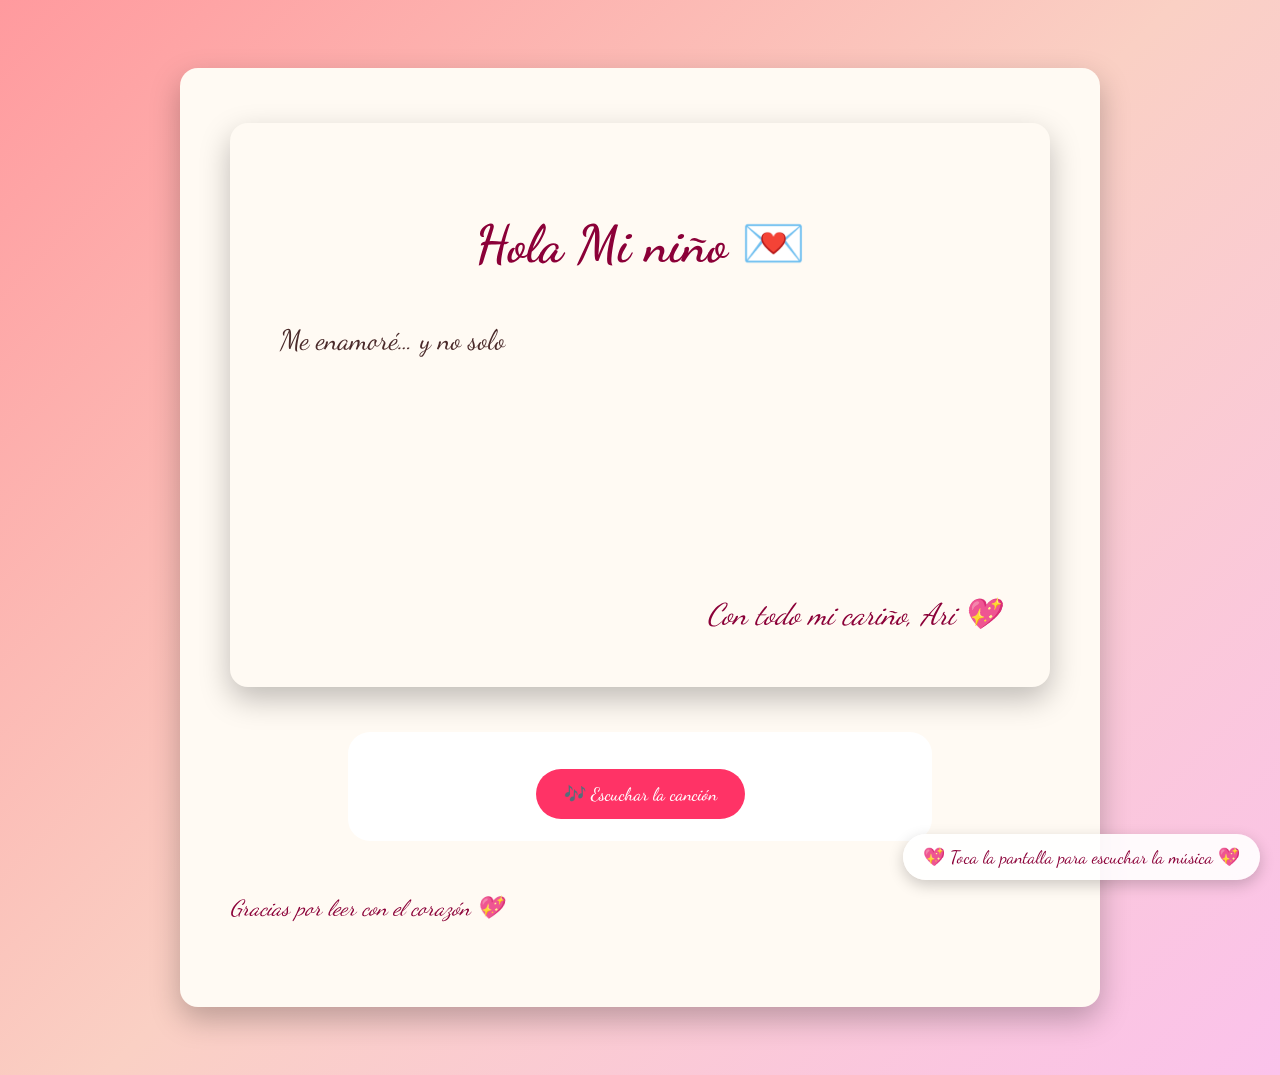
<file: index.html>
<!DOCTYPE html>
<html lang="es">
<head>
    <meta charset="UTF-8">
    <title>Para ti 💖</title>

    <!-- Fuente -->
    <link href="https://fonts.googleapis.com/css2?family=Dancing+Script:wght@500;600&display=swap" rel="stylesheet">

    <!-- CSS -->
    <link rel="stylesheet" href="./styles.css">
</head>

<body>

<!-- 🎵 MÚSICA -->
<audio id="musica" loop>
    <source src="musica.mp3" type="audio/mpeg">
</audio>

<div id="activar-audio">
    💖 Toca la pantalla para escuchar la música 💖
</div>


<!-- 💗 FONDO -->
<div class="corazones">
    <span class="corazon c1">🩷</span>
    <span class="corazon c2">💖</span>
    <span class="corazon c10">✨</span>
    <span class="corazon c3">💕</span>
    <span class="corazon c4">💞</span>
    <span class="corazon c10">✨</span>
    <span class="corazon c5">💝</span>
    <span class="corazon c6">💘</span>
    <span class="corazon c10">✨</span>
    <span class="corazon c7">🩷</span>
    <span class="corazon c8">💖</span>
    <span class="corazon c10">✨</span>
    <span class="corazon c9">💞</span>
    <span class="corazon c1">🩷</span>
    <span class="corazon c10">✨</span>

    <span class="petalo p1">🌸</span>
    <span class="petalo p2">🌷</span>
    <span class="corazon c10">✨</span>
    <span class="petalo p1">🌸</span>
    <span class="petalo p2">🌷</span>
    <span class="corazon c10">✨</span>
    <span class="petalo p3">🌸</span>
    <span class="petalo p4">🌷</span>
    <span class="corazon c10">✨</span>
    <span class="petalo p5">🌸</span>
    <span class="petalo p1">🌸</span>
    <span class="petalo p2">🌷</span>
</div>

<!-- ✉️ CARTA -->
<div class="carta">
    <div class="carta">
    <h1>Hola Mi niño 💌</h1>

    <div id="texto-carta" data-text="
        Me enamoré… y no solo de tu físico, aunque quizás también.
        Me enamoré de lo más esencial en ti: de tu forma de hablar, de pensar, de mirar, de ver el mundo de una manera distinta. Me enamoré de tus manos, de tus labios, de tu mente. Me enamoré completamente de ti.
        Pase lo que pase, quiero que sepas que siempre te quedarás en mi corazón. Ya tatuaste tu nombre en mi pecho de una forma que nada ni nadie podra borrar.
        Me enamoré incluso de las letras de tu nombre, de tus ojos… esos ojos dulces y bellos que me hacían sentir más fuerte, de tu hermosa sonrisa, de tu voz… esa que hacía que los minutos se convirtieran en horas cuando estaba contigo.
        Déjame ser el amor más bonito que hayas tenido. Déjame amarte como nadie lo ha hecho. Déjame entrar en tu vida como un torbellino y arrasarte el corazón de alegría y amor.
        Tal vez no sea el mejor pintor, pero tú eres mi obra de arte favorita. Tal vez no sea un astronauta, pero al verte solo pensé en la luna: hermosa, brillante, perfecta en su mejor punto, inalcanzable para muchos.
        Me enamoré de ti no por tu físico, sino por la forma en la que eres. Conocerte fue como escuchar una canción por primera vez y saber que sería mi favorita esa que nunca cansas y siempre seguira siendo hermosa.
        En este día quiero que sepas que si el mundo se pone en contra de ti, estará en contra de los dos. Siempre estaré apoyándote, alegrando tus dias y cuidando ese brillo en tus ojos.
        Para mí significas más de lo que imaginas.Eres mi tesoro mas preciado, mis alegrias de cada dia. Y en ti, sin darme cuenta, se quedó mi corazón.
    "></div>
    <div class="firma">
        Con todo mi cariño, Ari 💖
    </div>
</div>
<script src="script.js"></script>
<!-- 🎶 CANCIÓN -->
<div class="video-box">
    <a href="https://www.youtube.com/watch?v=XqoTEpyZisc" target="_blank">
        🎶 Escuchar la canción
    </a>
</div>

<p class="gracias">
    Gracias por leer con el corazón 💖
</p>

</body>
</html>
</file>
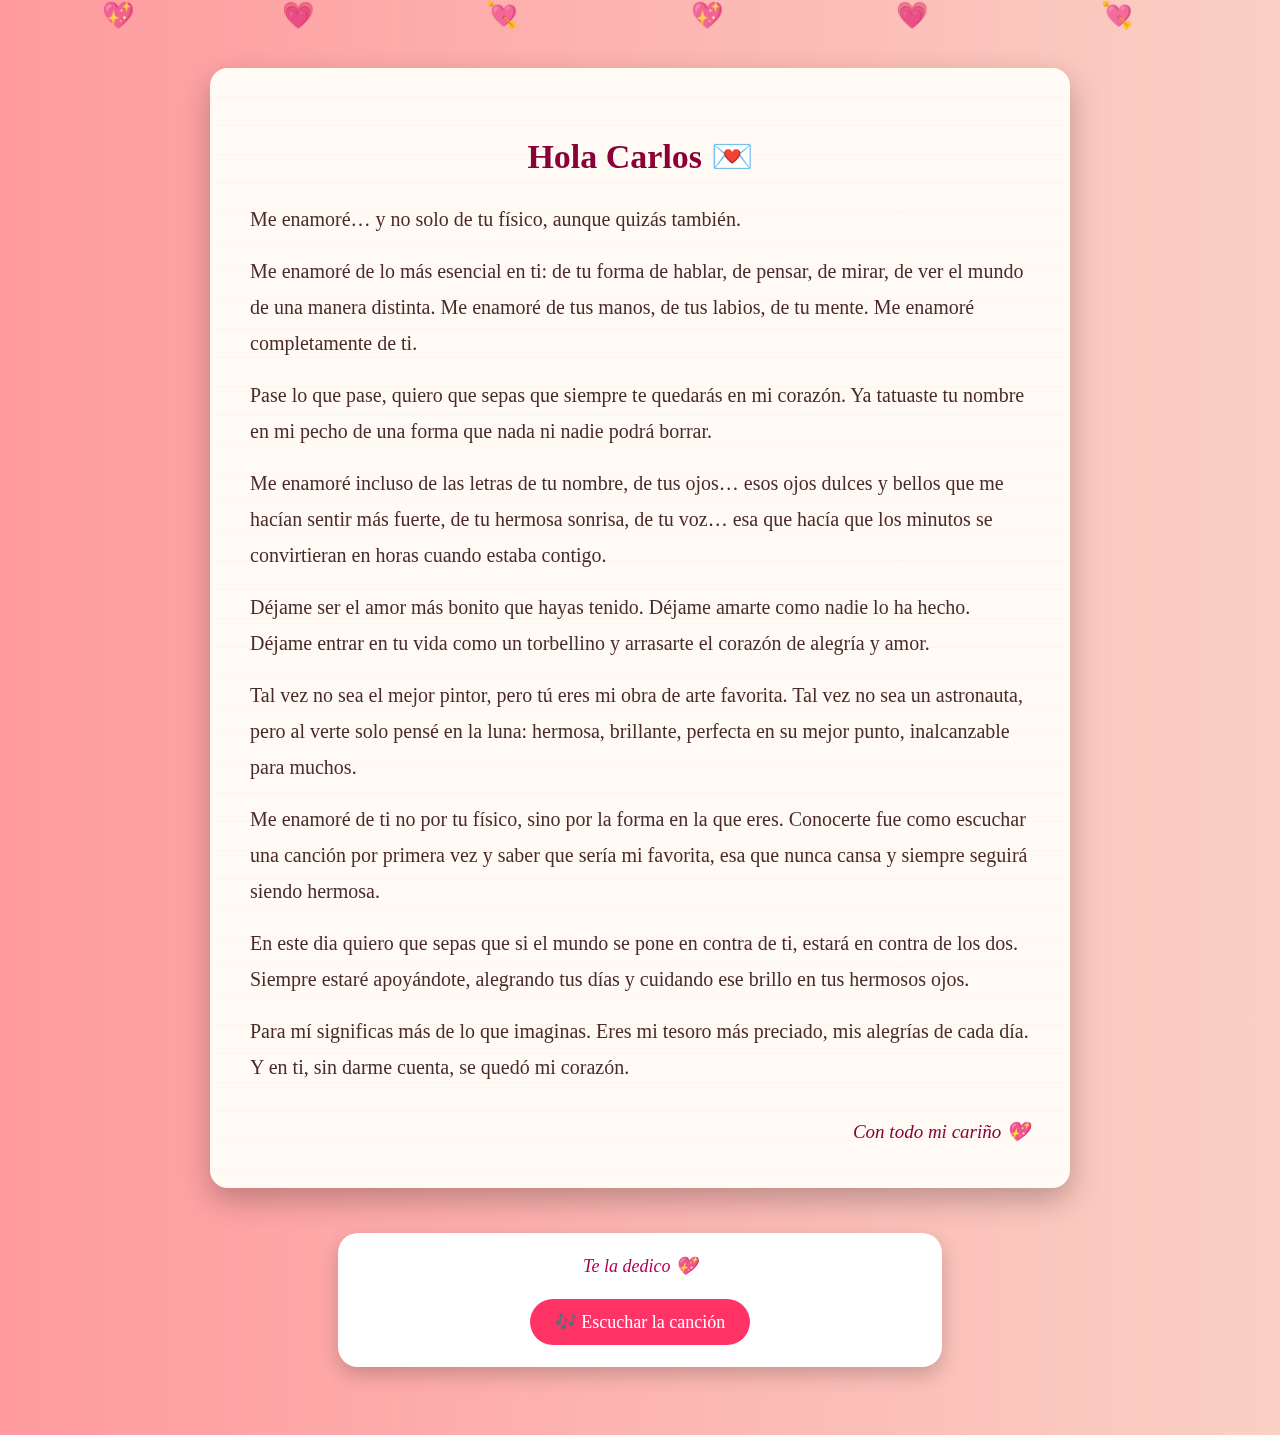
<file: parati.html>
<!DOCTYPE html>
<html lang="es">
<head>
    <meta charset="UTF-8">
    <title>Para ti 💖</title>
    <style>
        body {
            background: linear-gradient(to right, #ff9a9e, #fad0c4);
            font-family: 'Georgia', serif;
            text-align: center;
            padding: 60px 20px;
            overflow-x: hidden;
        }

        /* 💗 FONDO DE CORAZONES */
        .corazones {
            position: fixed;
            top: 0;
            left: 0;
            width: 100%;
            height: 100%;
            z-index: -1;
            pointer-events: none;
            overflow: hidden;
        }

        .corazon {
            position: absolute;
            color: rgba(255, 51, 102, 0.6);
            font-size: 26px;
            animation: flotar 12s linear infinite;
        }

        @keyframes flotar {
            0% {
                transform: translateY(100vh) scale(1);
                opacity: 0;
            }
            10% { opacity: 1; }
            100% {
                transform: translateY(-10vh) scale(1.6);
                opacity: 0;
            }
        }

        /* ✉️ CARTA */
        .carta {
            background: #fffaf3;
            max-width: 780px;
            margin: 0 auto;
            padding: 45px 40px;
            border-radius: 18px;
            box-shadow: 0 12px 30px rgba(0,0,0,0.25);
            position: relative;
        }

        .carta::before {
            content: "";
            position: absolute;
            inset: 0;
            border-radius: 18px;
            background-image: repeating-linear-gradient(
                #fffaf3,
                #fffaf3 28px,
                #f1e3d3 29px
            );
            opacity: 0.35;
            pointer-events: none;
        }

        h1 {
            color: #8b0038;
            font-size: 34px;
            margin-bottom: 25px;
            position: relative;
        }

        p {
            font-size: 20px;
            color: #4a2a2a;
            line-height: 1.8;
            margin: 16px 0;
            position: relative;
            text-align: left;
        }

        .firma {
            margin-top: 35px;
            font-style: italic;
            font-size: 19px;
            color: #8b0038;
            position: relative;
            text-align: right;
        }

        /* 🎶 CANCIÓN */
        .video-box {
            margin-top: 45px;
            background: white;
            padding: 22px;
            border-radius: 20px;
            max-width: 560px;
            margin-left: auto;
            margin-right: auto;
            box-shadow: 0 8px 20px rgba(0,0,0,0.2);
        }

        .dedicatoria {
            margin-bottom: 12px;
            font-size: 18px;
            color: #b30059;
            font-style: italic;
        }

        a {
            display:inline-block;
            margin-top:10px;
            padding:12px 25px;
            background:#ff3366;
            color:white;
            text-decoration:none;
            border-radius:25px;
            font-size:18px;
        }

        a:hover {
            background:#cc0044;
        }
    </style>
</head>
<body>

    <!-- 💗 CORAZONES -->
    <div class="corazones">
        <span class="corazon" style="left:8%; animation-delay:0s;">💖</span>
        <span class="corazon" style="left:22%; animation-delay:3s;">💗</span>
        <span class="corazon" style="left:38%; animation-delay:6s;">💘</span>
        <span class="corazon" style="left:54%; animation-delay:2s;">💖</span>
        <span class="corazon" style="left:70%; animation-delay:5s;">💗</span>
        <span class="corazon" style="left:86%; animation-delay:1s;">💘</span>
        <span class="corazon" style="left:8%; animation-delay:0s;">💖</span>
        <span class="corazon" style="left:22%; animation-delay:3s;">💗</span>
        <span class="corazon" style="left:38%; animation-delay:6s;">💘</span>
        <span class="corazon" style="left:54%; animation-delay:2s;">💖</span>
        <span class="corazon" style="left:70%; animation-delay:5s;">💗</span>
        <span class="corazon" style="left:86%; animation-delay:1s;">💘</span>
    </div>

    <!-- ✉️ CARTA -->
    <div class="carta">
        <h1>Hola Carlos 💌</h1>

        <p>Me enamoré… y no solo de tu físico, aunque quizás también.</p>

        <p>
            Me enamoré de lo más esencial en ti: de tu forma de hablar,
            de pensar, de mirar, de ver el mundo de una manera distinta.
            Me enamoré de tus manos, de tus labios, de tu mente.
            Me enamoré completamente de ti.
        </p>

        <p>
            Pase lo que pase, quiero que sepas que siempre te quedarás
            en mi corazón. Ya tatuaste tu nombre en mi pecho de una forma
            que nada ni nadie podrá borrar.
        </p>

        <p>
            Me enamoré incluso de las letras de tu nombre,
            de tus ojos… esos ojos dulces y bellos que me hacían sentir
            más fuerte, de tu hermosa sonrisa, de tu voz…
            esa que hacía que los minutos se convirtieran en horas
            cuando estaba contigo.
        </p>

        <p>
            Déjame ser el amor más bonito que hayas tenido.
            Déjame amarte como nadie lo ha hecho.
            Déjame entrar en tu vida como un torbellino
            y arrasarte el corazón de alegría y amor.
        </p>

        <p>
            Tal vez no sea el mejor pintor, pero tú eres mi obra de arte favorita.
            Tal vez no sea un astronauta, pero al verte solo pensé en la luna:
            hermosa, brillante, perfecta en su mejor punto,
            inalcanzable para muchos.
        </p>

        <p>
            Me enamoré de ti no por tu físico, sino por la forma en la que eres.
            Conocerte fue como escuchar una canción por primera vez
            y saber que sería mi favorita, esa que nunca cansa
            y siempre seguirá siendo hermosa.
        </p>

        <p>
            En este dia quiero que sepas que si el mundo se pone
            en contra de ti, estará en contra de los dos.
            Siempre estaré apoyándote, alegrando tus días
            y cuidando ese brillo en tus hermosos ojos.
        </p>

        <p>
            Para mí significas más de lo que imaginas.
            Eres mi tesoro más preciado,
            mis alegrías de cada día.
            Y en ti, sin darme cuenta,
            se quedó mi corazón.
        </p>

        <div class="firma">
            Con todo mi cariño 💖
        </div>
    </div>

    <!-- 🎶 CANCIÓN -->
    <div class="video-box">
        <div class="dedicatoria">Te la dedico 💖</div>

        <a href="https://www.youtube.com/watch?v=XqoTEpyZisc" target="_blank">
            🎶 Escuchar la canción
        </a>
    </div>

</body>
</html>
</file>
<file: styles.css>
body {
    background: linear-gradient(135deg, #ff9a9e, #fad0c4, #fbc2eb);
    font-family: 'Dancing Script', serif;
    text-align: center;
    padding: 60px 20px;
    overflow-x: hidden;
}

#activar-audio {
    position: fixed;
    bottom: 20px;
    right: 20px;
    background: rgba(255, 255, 255, 0.9);
    padding: 12px 20px;
    border-radius: 25px;
    font-size: 18px;
    color: #8b0038;
    cursor: pointer;
    box-shadow: 0 5px 15px rgba(0,0,0,.2);
    animation: latir 1.5s infinite;
}

@keyframes latir {
    0%,100% { transform: scale(1); }
    50% { transform: scale(1.1); }
}

/* 💗 FONDO */
.corazones {
    position: fixed;
    inset: 0;
    z-index: -1;
    pointer-events: none;
}

/* 💞 CORAZONES */
.corazon, .petalo {
    position: absolute;
    opacity: 0;
    animation: flotar linear infinite;
}

/* posiciones */
.c1 { left: 10%; font-size: 26px; animation-duration: 18s; }
.c2 { left: 30%; font-size: 32px; animation-duration: 15s; }
.c3 { left: 50%; font-size: 28px; animation-duration: 20s; }
.c4 { left: 70%; font-size: 36px; animation-duration: 14s; }
.c5 { left: 90%; font-size: 24px; animation-duration: 22s; }

.p1 { left: 20%; font-size: 22px; animation-duration: 25s; }
.p2 { left: 60%; font-size: 26px; animation-duration: 23s; }
.p3 { left: 80%; font-size: 24px; animation-duration: 27s; }

/* animaciones */
@keyframes flotar {
    0% { transform: translateY(120vh); opacity: 0; }
    20% { opacity: 1; }
    100% { transform: translateY(-20vh); opacity: 0; }
}

/* ✉️ CARTA */
.carta {
    background: #fffaf3;
    max-width: 820px;
    margin: auto;
    padding: 55px 50px;
    border-radius: 18px;
    box-shadow: 0 12px 30px rgba(0,0,0,.25);
}

/* ✍️ TEXTO QUE SE ESCRIBE */
#texto-carta {
    font-size: 28px;       /* 🔥 MÁS GRANDE */
    color: #4a2a2a;
    line-height: 2.1;      /* 💕 MÁS AIRE ENTRE LÍNEAS */
    text-align: left;
    white-space: pre-line;
    min-height: 250px;
}

/* TÍTULO */
h1 {
    color: #8b0038;
    font-size: 52px;       /* 💖 MÁS IMPACTANTE */
}

/* PÁRRAFOS */
p {
    font-size: 28px;
    color: #4a2a2a;
    line-height: 2;
    text-align: left;
}

/* FIRMA */
.firma {
    margin-top: 35px;
    text-align: right;
    font-style: italic;
    color: #8b0038;
    font-size: 30px;       /* ✨ MÁS ELEGANTE */
}

/* 🎶 CANCIÓN */
.video-box {
    margin-top: 45px;
    background: white;
    padding: 22px;
    border-radius: 22px;
    max-width: 540px;
    margin-inline: auto;
}

.dedicatoria {
    font-style: italic;
    color: #b30059;
    font-size: 22px;
}

a {
    display: inline-block;
    margin-top: 15px;
    padding: 14px 28px;
    background: #ff3366;
    color: white;
    text-decoration: none;
    border-radius: 25px;
    font-size: 18px;
}

a:hover {
    background: #cc0044;
}

.gracias {
    margin-top: 45px;
    color: #8b0038;
    font-style: italic;
    font-size: 22px;
}
</file>
